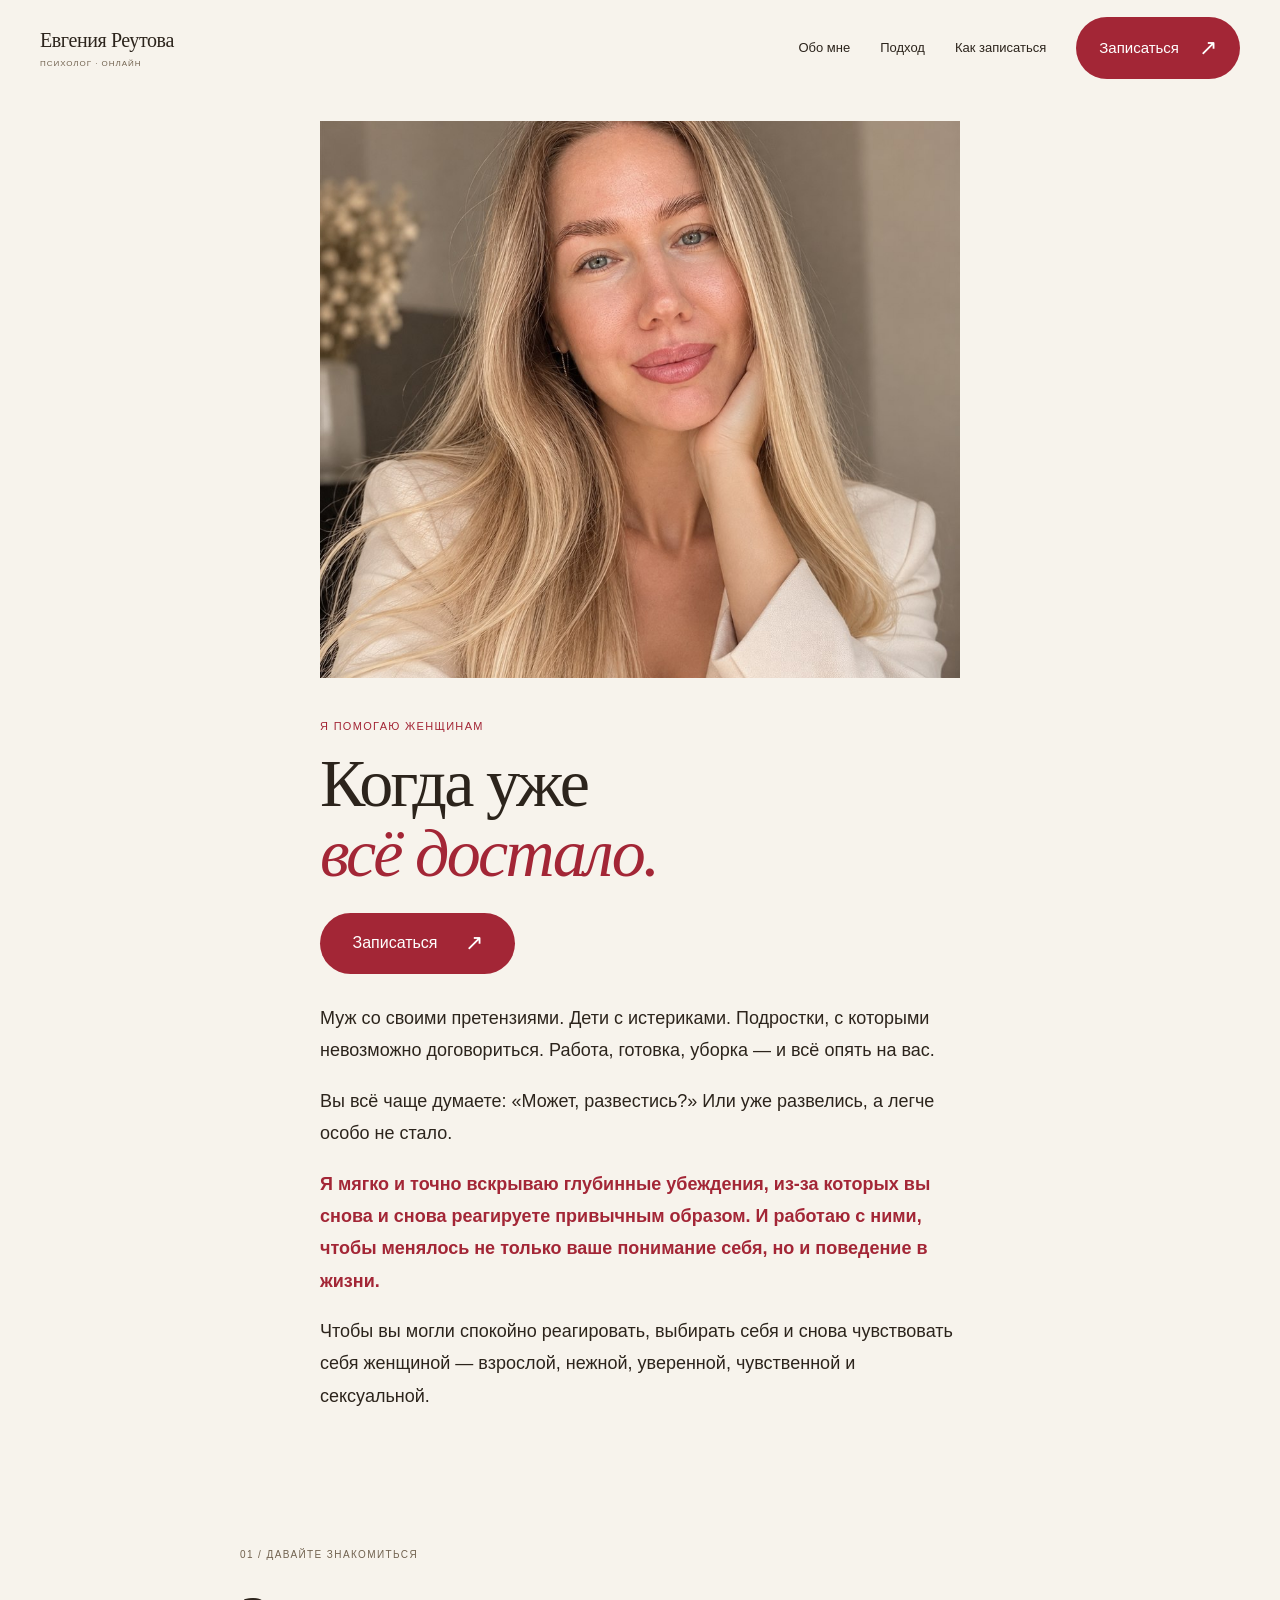
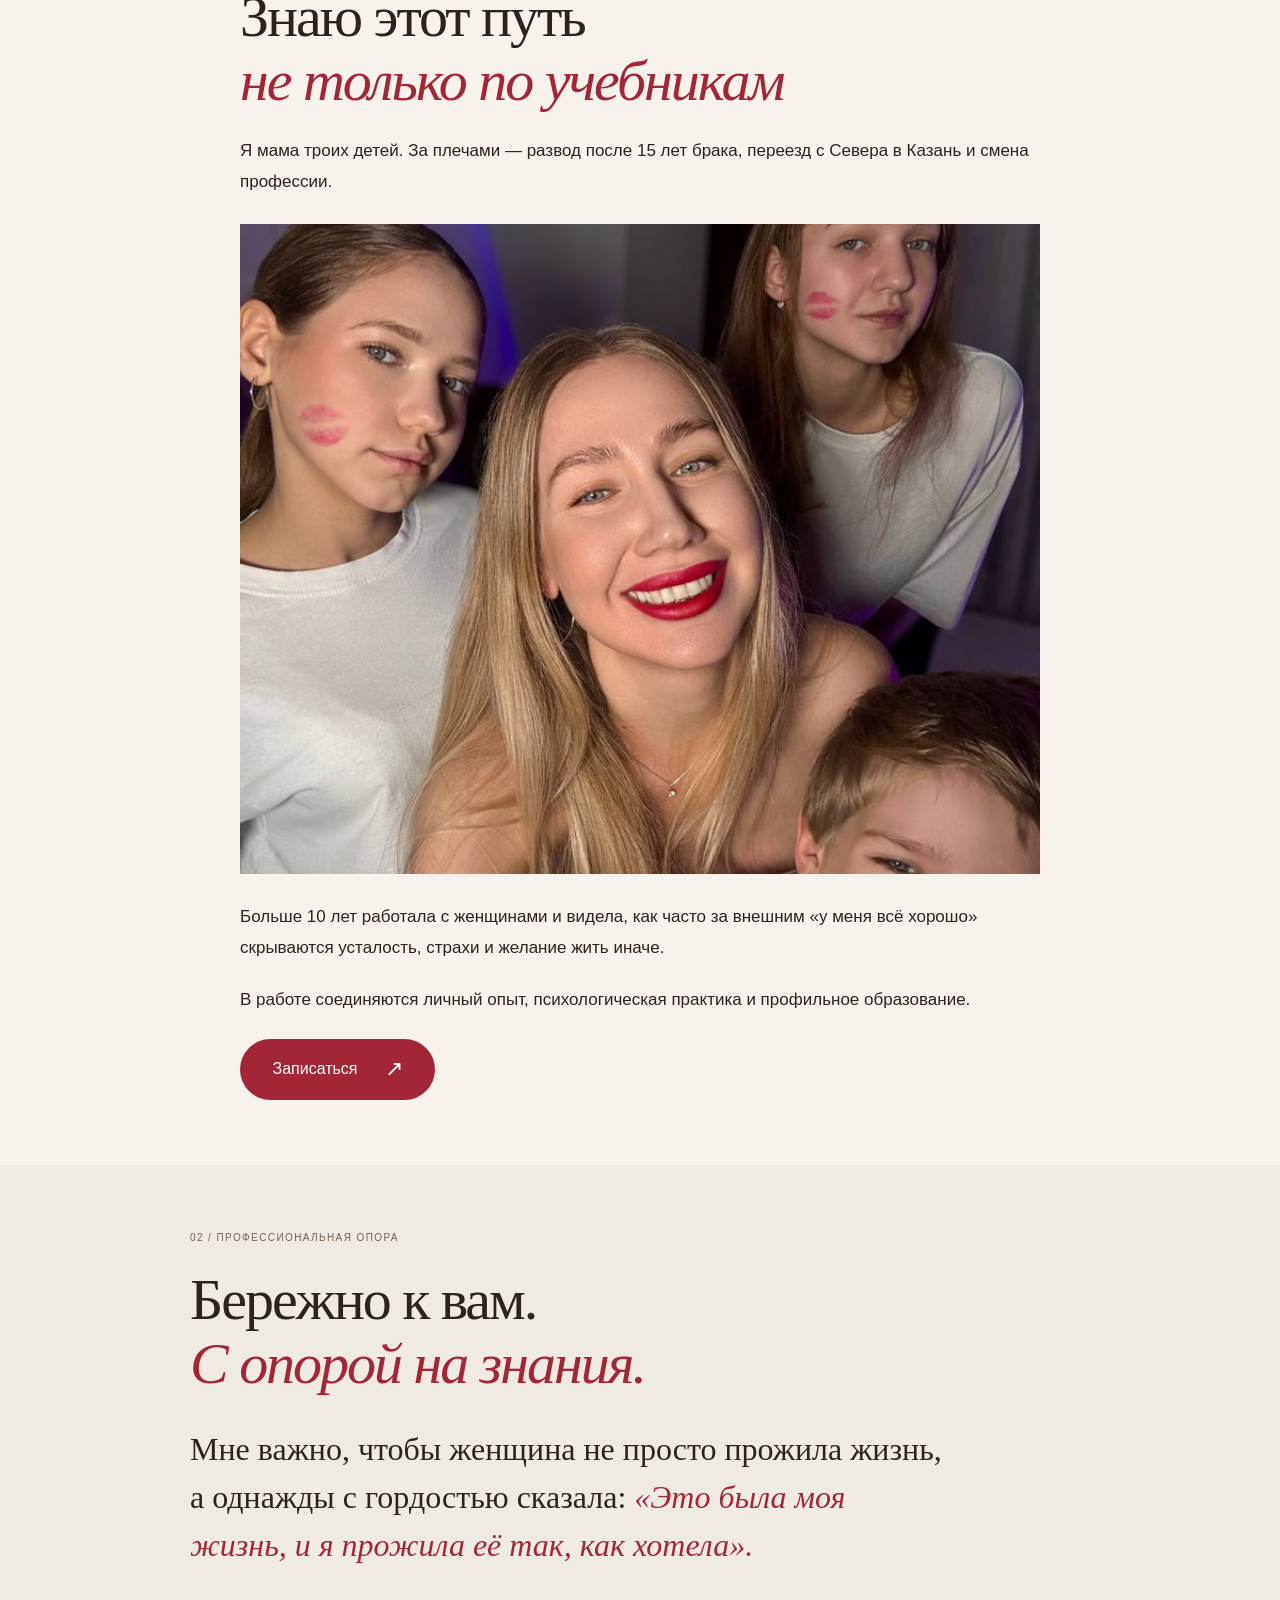
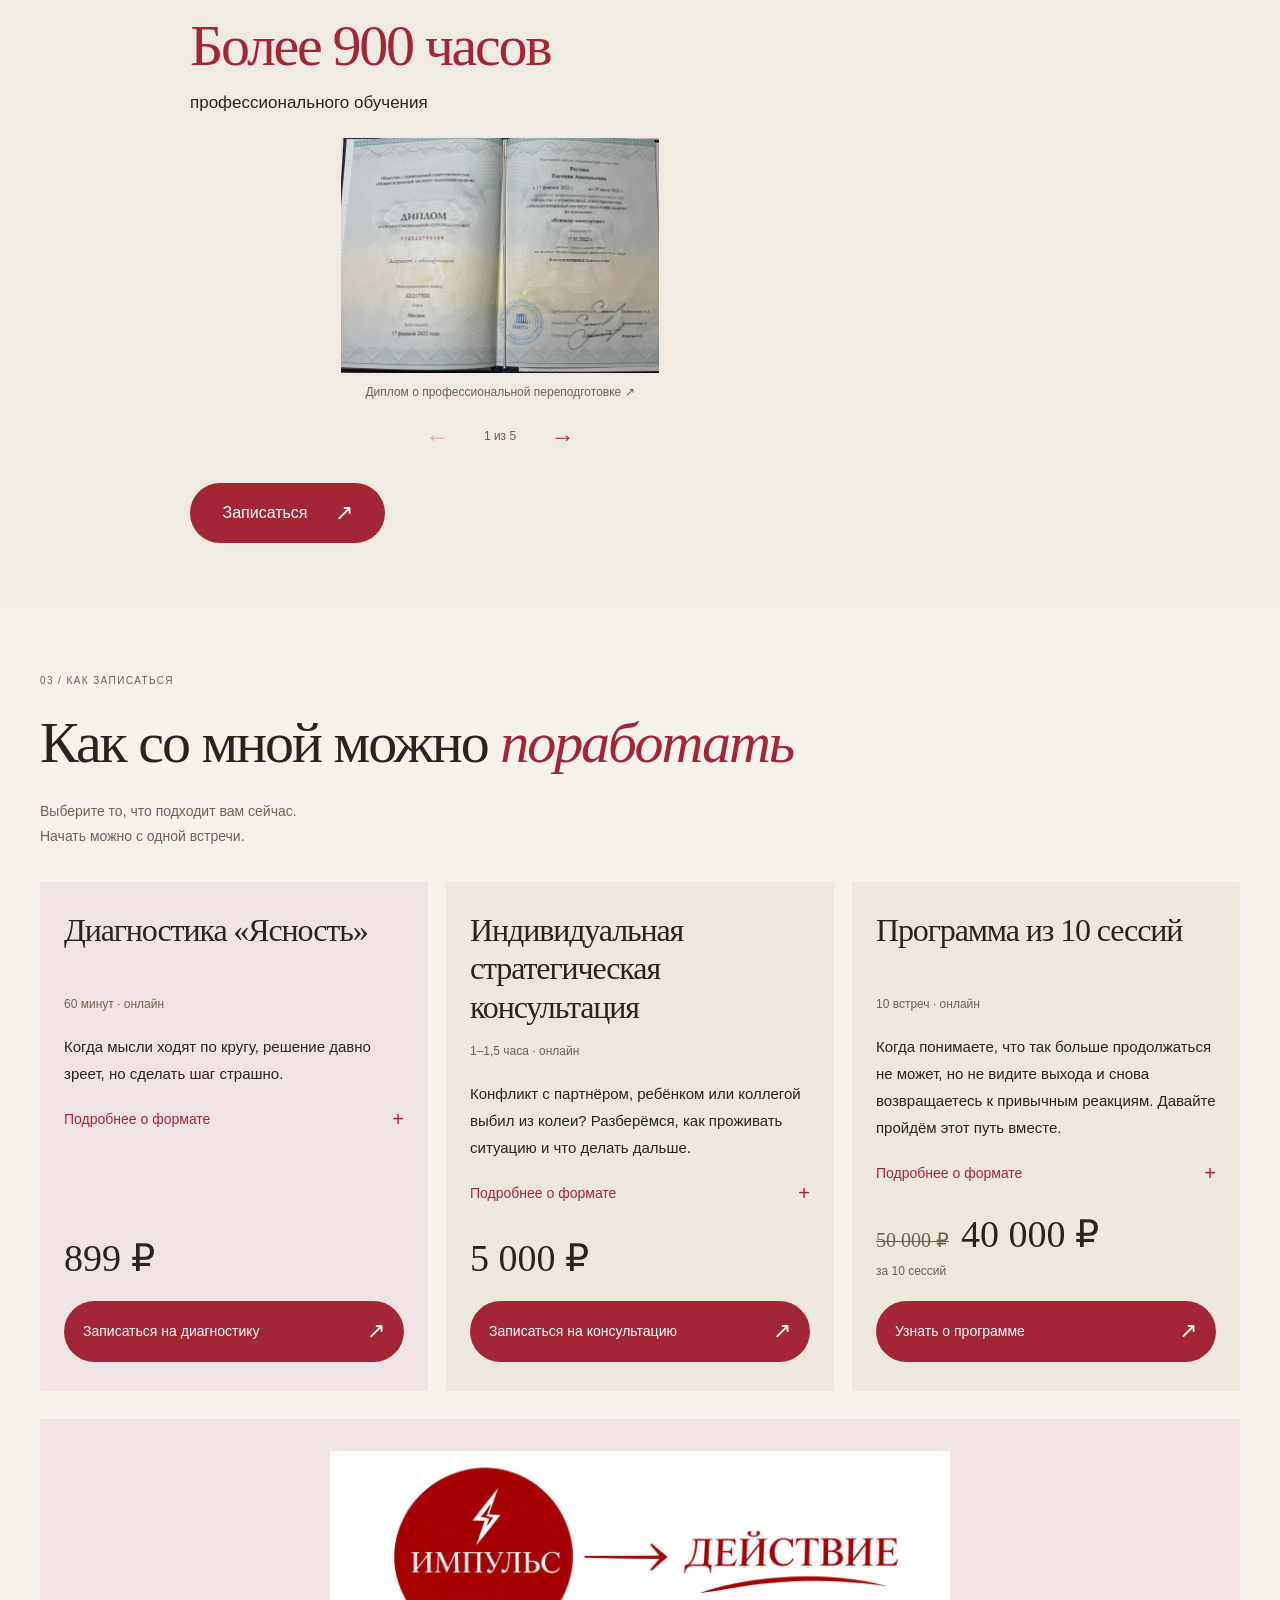
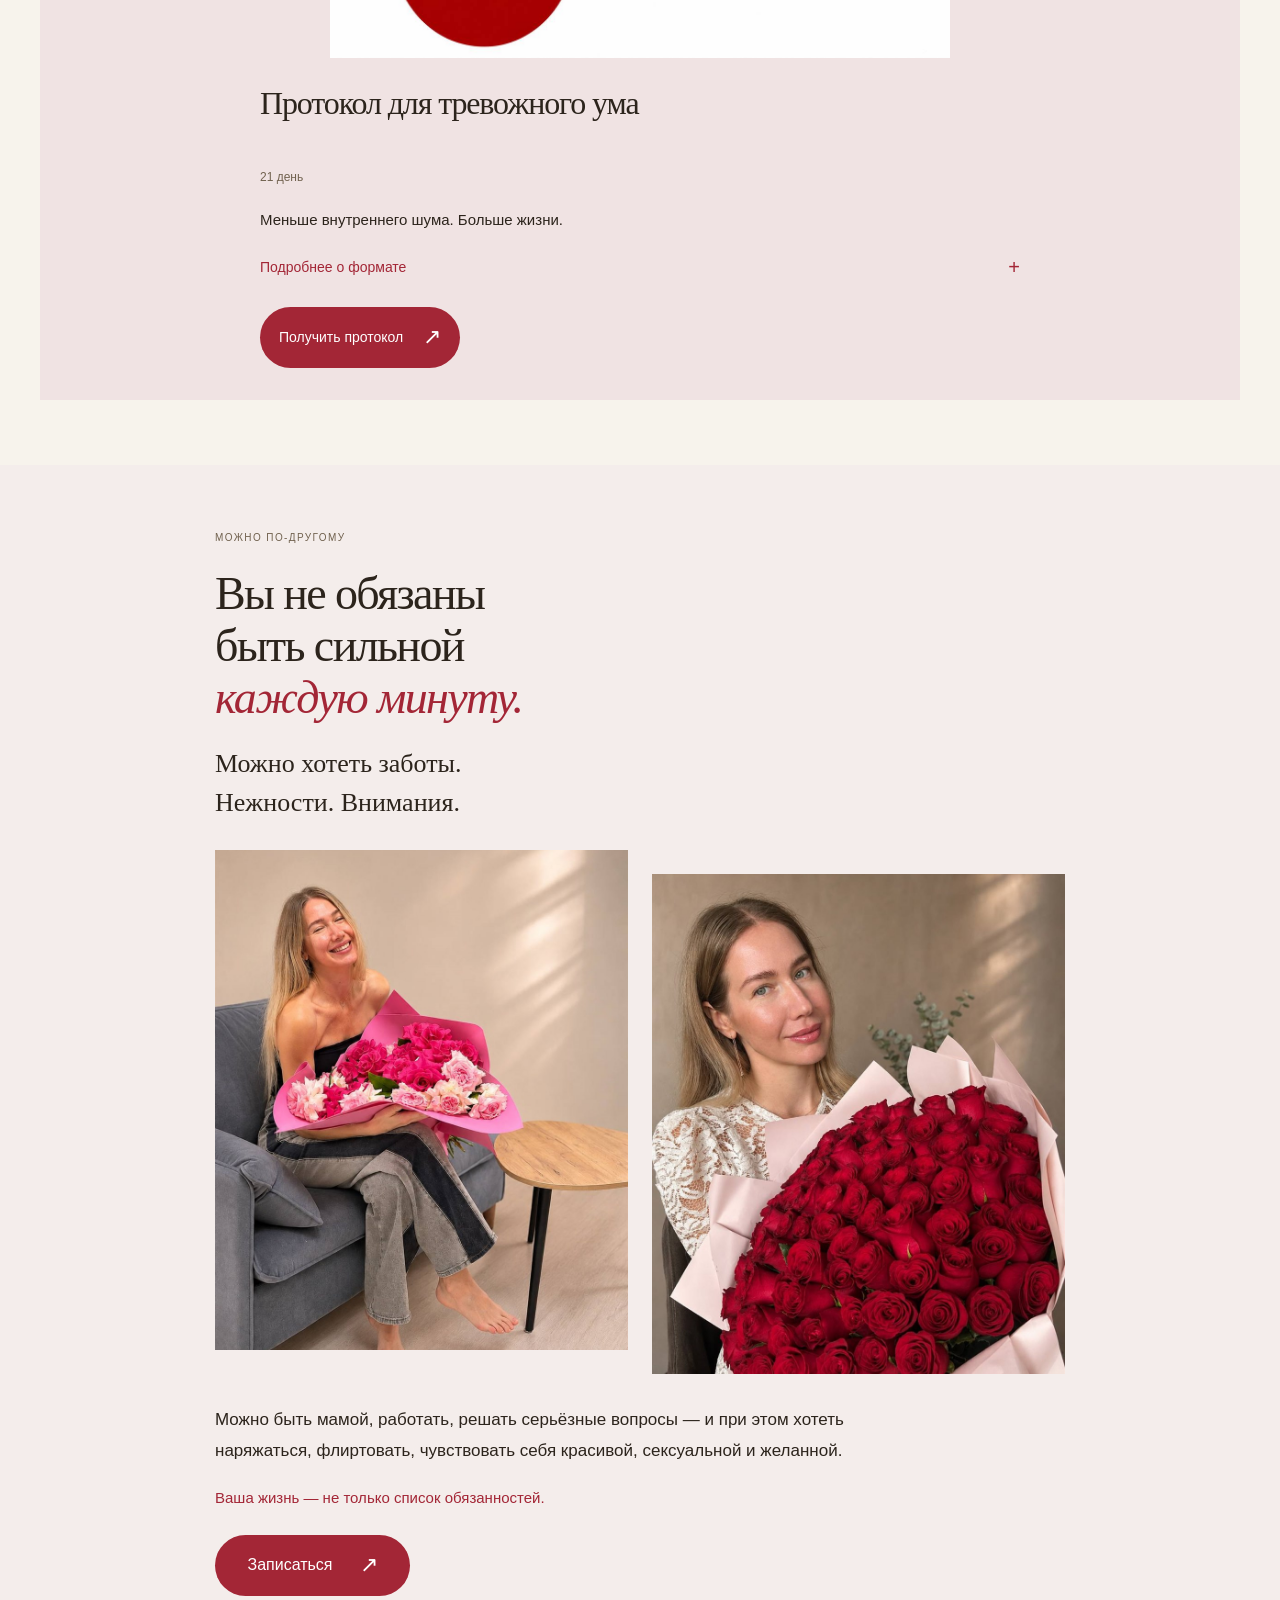
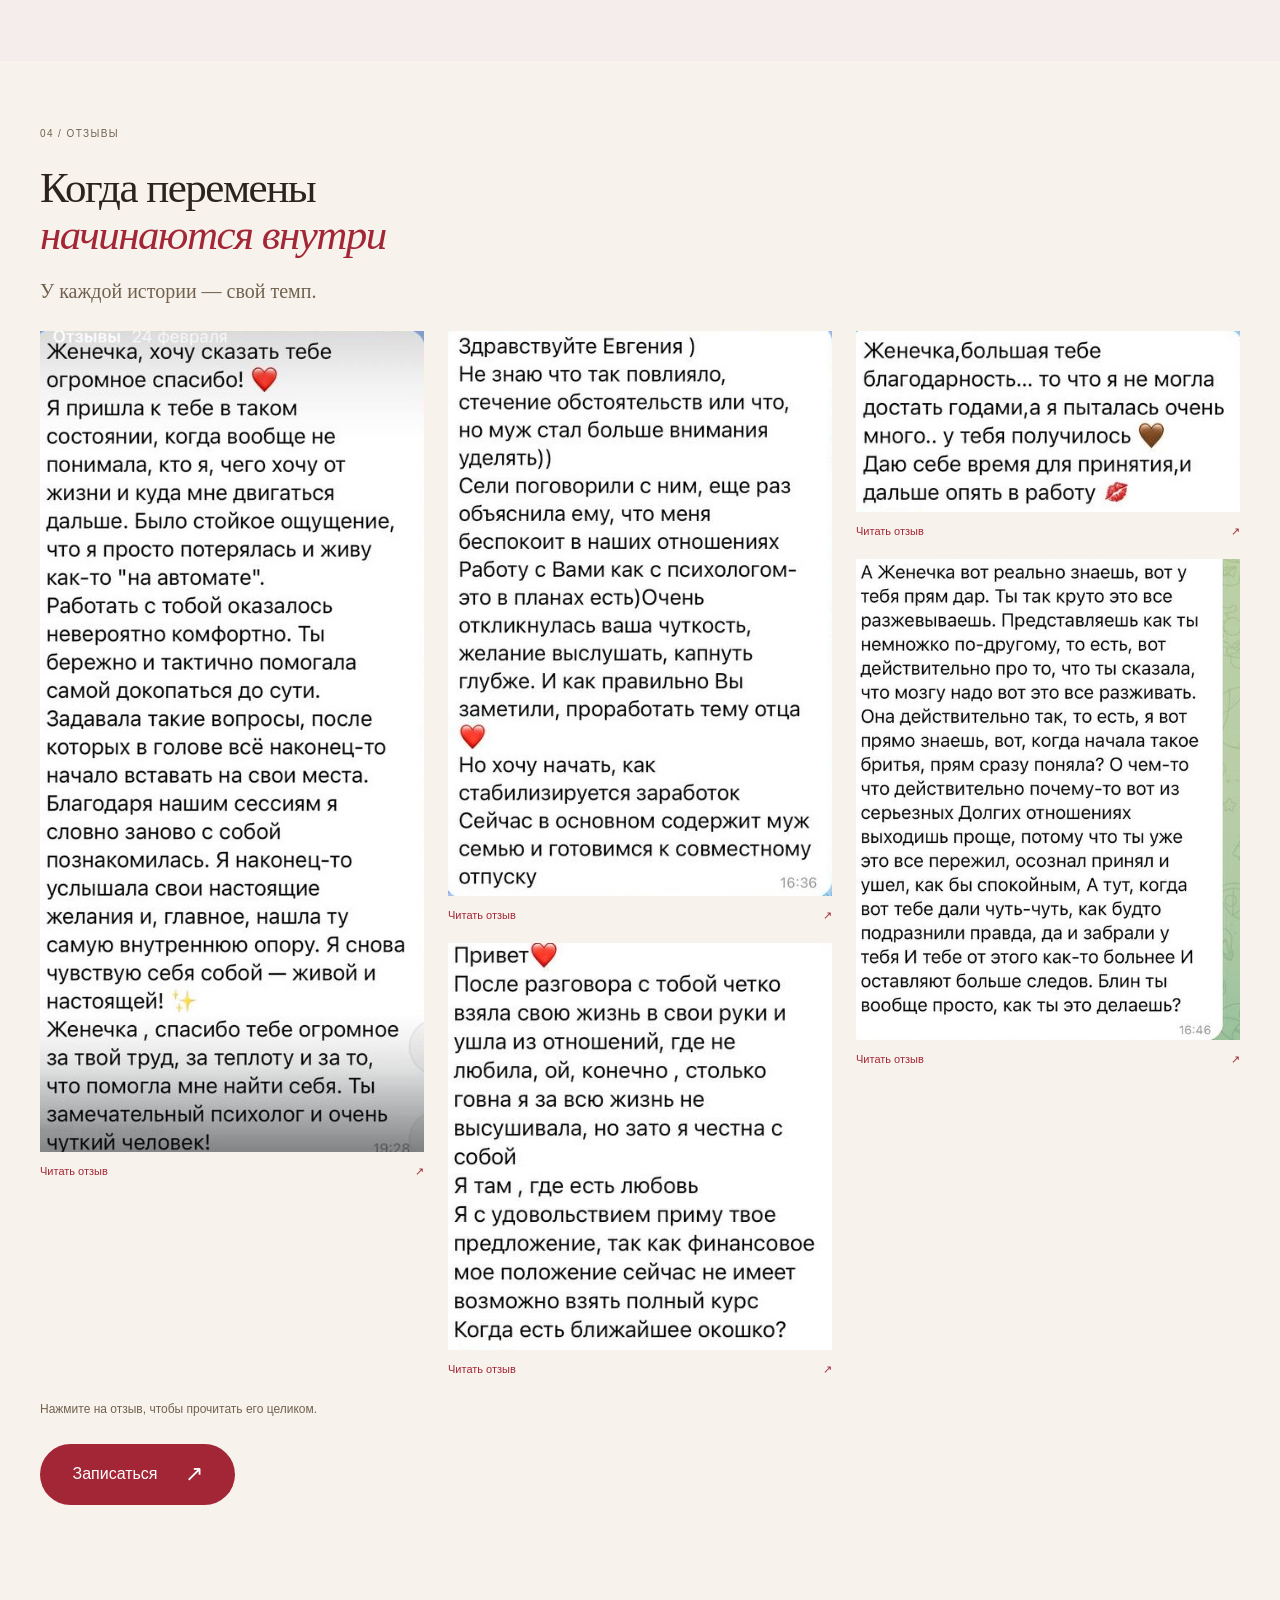
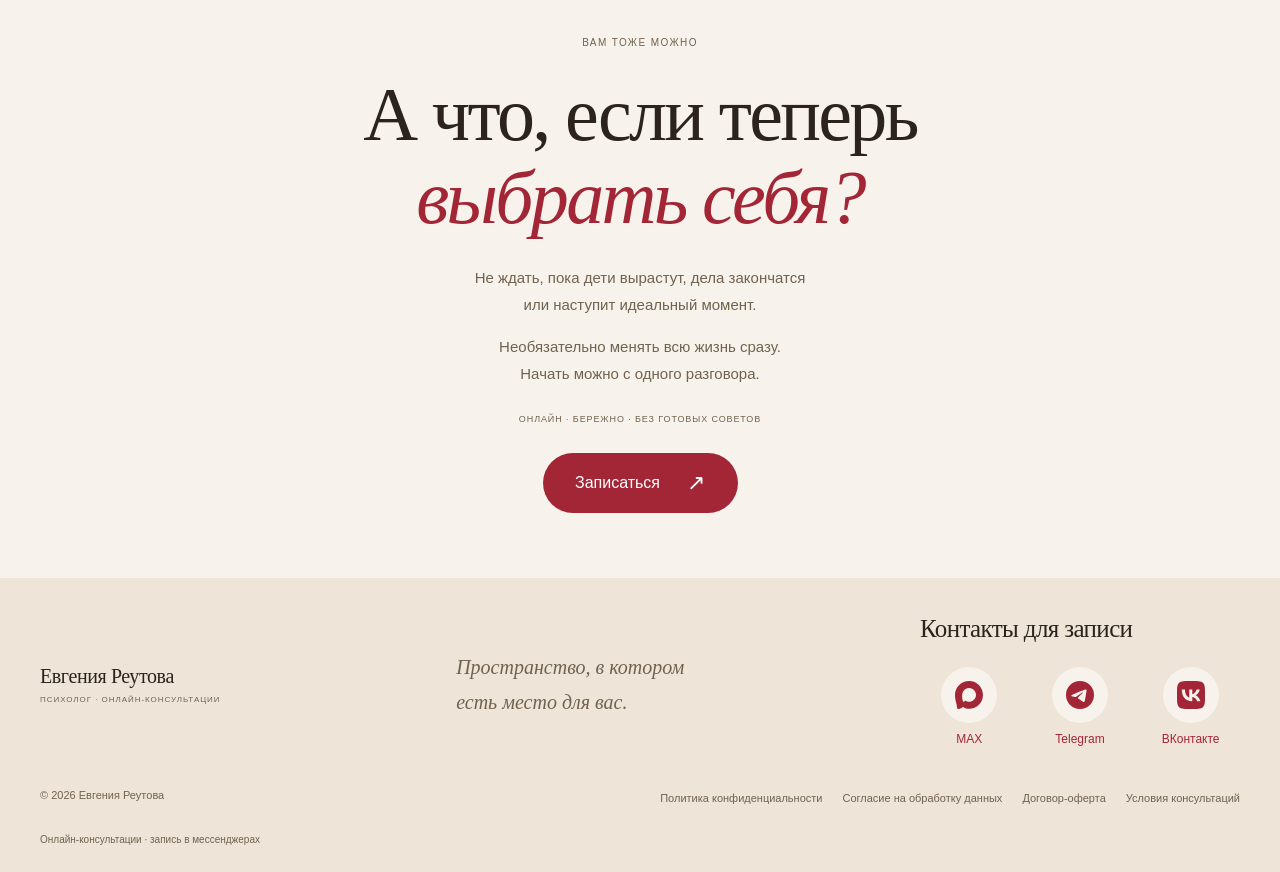
<file: index.html>
<!doctype html>
<html lang="ru">
<head>
  <meta charset="UTF-8">
  <meta name="viewport" content="width=device-width, initial-scale=1">
  <meta name="theme-color" content="#f7f3ec">
  <meta name="description" content="Евгения Реутова — психолог. Онлайн-консультации для женщин: тревога, отношения, сложные решения и контакт с собой. Диагностика «Ясность» — 899 ₽.">
  <meta name="robots" content="index, follow">
  <title>Евгения Реутова — пространство ясности и решимости</title>
  <link rel="icon" type="image/svg+xml" href="assets/favicon.svg">
  <link rel="preload" href="assets/evgeniya-portrait.jpg" as="image">
  <link rel="stylesheet" href="styles.css">
  <script src="content.js" defer></script>
  <script src="app.js" defer></script>
</head>
<body>
  <a class="skip-link" href="#main">Перейти к содержимому</a>
  <header class="site-header">
    <div class="header-inner wrap">
      <a class="brand" href="#home" aria-label="Евгения Реутова — в начало">
        
        <span class="brand-text">Евгения Реутова<small>ПСИХОЛОГ · ОНЛАЙН</small></span>
      </a>
      <button class="menu-toggle" aria-label="Открыть меню" aria-expanded="false" aria-controls="navigation"><span></span><span></span></button>
      <nav class="navigation" id="navigation" aria-label="Основная навигация">
        <a href="#about">Обо мне</a><a href="#approach">Подход</a><a href="#formats">Как записаться</a>
        <button class="header-book" data-book="clarity">Записаться <span aria-hidden="true">↗</span></button>
      </nav>
    </div>
  </header>
  <main id="main">
    <section class="hero hero-intro wrap" id="home" aria-labelledby="hero-title">
      <div class="hero-visual"><div class="portrait-frame"><img id="hero-portrait" src="assets/evgeniya-portrait.jpg" alt="Евгения Реутова, психолог" width="1000" height="1000" fetchpriority="high"></div></div>
      <div class="hero-copy">
        <p class="eyebrow">Я ПОМОГАЮ ЖЕНЩИНАМ</p>
        <h1 id="hero-title">Когда уже<br><em>всё достало.</em></h1>
        <div class="section-cta"><button class="button button-primary" data-book="clarity">Записаться <span aria-hidden="true">↗</span></button></div>
        <p>Муж со своими претензиями. Дети с истериками. Подростки, с которыми невозможно договориться. Работа, готовка, уборка — и всё опять на вас.</p>
        <p>Вы всё чаще думаете: «Может, развестись?» Или уже развелись, а легче особо не стало.</p>
        <p class="hero-statement"><strong>Я мягко и точно вскрываю глубинные убеждения, из-за которых вы снова и снова реагируете привычным образом. И работаю с ними, чтобы менялось не только ваше понимание себя, но и поведение в жизни.</strong></p>
        <p>Чтобы вы могли спокойно реагировать, выбирать себя и снова чувствовать себя женщиной — взрослой, нежной, уверенной, чувственной и сексуальной.</p>
      </div>
    </section>

    <section class="about section wrap" id="about" aria-labelledby="about-title">
      <p class="eyebrow">01 / ДАВАЙТЕ ЗНАКОМИТЬСЯ</p>
      <h2 id="about-title">Знаю этот путь<br><em>не только по учебникам</em></h2>
      <div class="about-copy">
        <p>Я мама троих детей. За плечами — развод после 15 лет брака, переезд с Севера в Казань и смена профессии.</p>
        <div id="family-photo"></div>
        <p>Больше 10 лет работала с женщинами и видела, как часто за внешним «у меня всё хорошо» скрываются усталость, страхи и желание жить иначе.</p>
        <p>В работе соединяются личный опыт, психологическая практика и профильное образование.</p>
      </div>
      <div class="section-cta"><button class="button button-primary" data-book="clarity">Записаться <span aria-hidden="true">↗</span></button></div>
    </section>

    <section class="approach section" id="approach" aria-labelledby="approach-title"><div class="wrap">
      <p class="eyebrow">02 / ПРОФЕССИОНАЛЬНАЯ ОПОРА</p>
      <h2 id="approach-title">Бережно к вам.<br><em>С опорой на знания.</em></h2>
      <p class="mission">Мне важно, чтобы женщина не просто прожила жизнь, а однажды с гордостью сказала: <em>«Это была моя жизнь, и я прожила её так, как хотела».</em></p>
      <p class="education-heading"><strong>Более 900 часов</strong><span>профессионального обучения</span></p>
      <div id="diplomas" class="diploma-gallery"></div>
      <div class="section-cta"><button class="button button-primary" data-book="clarity">Записаться <span aria-hidden="true">↗</span></button></div>
    </div></section>

    <section class="formats section wrap" id="formats" aria-labelledby="formats-title"><div class="formats-heading"><div><p class="eyebrow">03 / КАК ЗАПИСАТЬСЯ</p><h2 id="formats-title">Как со мной можно <em>поработать</em></h2></div><p>Выберите то, что подходит вам сейчас.<br>Начать можно с одной встречи.</p></div><div class="service-grid" id="services"></div><div id="protocol-content"></div></section>

    <section class="permission section" aria-labelledby="permission-title"><div class="wrap">
      <p class="eyebrow">МОЖНО ПО-ДРУГОМУ</p>
      <h2 id="permission-title">Вы не обязаны<br>быть сильной<br><em>каждую минуту.</em></h2>
      <p class="lead">Можно хотеть заботы.<br>Нежности. Внимания.</p>
      <div class="flower-gallery" id="flowers-photos"></div>
      <p class="permission-text">Можно быть мамой, работать, решать серьёзные вопросы — и при этом хотеть наряжаться, флиртовать, чувствовать себя красивой, сексуальной и желанной.</p>
      <p class="permission-final">Ваша жизнь — не только список обязанностей.</p>
      <div class="section-cta"><button class="button button-primary" data-book="clarity">Записаться <span aria-hidden="true">↗</span></button></div>
    </div></section>

    <section class="reviews section wrap" id="reviews" aria-labelledby="reviews-title"><div class="reviews-heading"><p class="eyebrow">04 / ОТЗЫВЫ</p><h2 id="reviews-title">Когда перемены<br><em>начинаются внутри</em></h2></div><p class="reviews-intro">У каждой истории — свой темп.</p><div id="reviews-content"></div><div class="section-cta"><button class="button button-primary" data-book="clarity">Записаться <span aria-hidden="true">↗</span></button></div></section>

    <section class="final-invite section wrap" aria-labelledby="final-title"><p class="eyebrow">ВАМ ТОЖЕ МОЖНО</p><h2 id="final-title">А что, если теперь<br><em>выбрать себя?</em></h2><p>Не ждать, пока дети вырастут, дела закончатся<br class="desktop-break"> или наступит идеальный момент.</p><p>Необязательно менять всю жизнь сразу.<br>Начать можно с одного разговора.</p><span class="final-note">ОНЛАЙН · БЕРЕЖНО · БЕЗ ГОТОВЫХ СОВЕТОВ</span><div class="section-cta"><button class="button button-primary" data-book="clarity">Записаться <span aria-hidden="true">↗</span></button></div></section>
  </main>

  <footer class="footer" id="contacts"><div class="wrap"><div class="footer-top"><a class="brand footer-brand" href="#home"><span class="brand-text">Евгения Реутова<small>ПСИХОЛОГ · ОНЛАЙН-КОНСУЛЬТАЦИИ</small></span></a><p>Пространство, в котором<br>есть место для вас.</p><div class="footer-contacts"><p class="footer-contacts-title">Контакты для записи</p><nav id="social-links" class="social-links" aria-label="Написать Евгении в мессенджере"></nav></div></div><div class="footer-bottom"><span>© <span id="year">2026</span> Евгения Реутова</span><div class="legal-links"><button data-legal="privacy">Политика конфиденциальности</button><button data-legal="consent">Согласие на обработку данных</button><button data-legal="offer">Договор-оферта</button><button data-legal="terms">Условия консультаций</button></div></div><p class="draft-note">Онлайн-консультации · запись в мессенджерах</p></div></footer>

  <dialog class="booking-dialog" id="booking-dialog" aria-labelledby="booking-title">
    <button class="dialog-close" aria-label="Закрыть окно">×</button>
    <div class="dialog-content">
      <p class="eyebrow">ПЕРВЫЙ ШАГ — ЗНАКОМСТВО</p>
      <h2 id="booking-title">Начнём с одного<br><em>разговора</em></h2>
      <p class="service-field-label" id="service-choice-label">Формат встречи</p>
      <div class="service-picker" id="service-picker">
        <button type="button" class="service-select" id="service-choice" role="combobox" aria-haspopup="listbox" aria-expanded="false" aria-controls="service-options" aria-labelledby="service-choice-label service-choice-value">
          <span id="service-choice-value"></span>
          <svg viewBox="0 0 20 20" aria-hidden="true" focusable="false"><path d="m5 7.5 5 5 5-5"/></svg>
        </button>
        <div class="service-options" id="service-options" role="listbox" aria-labelledby="service-choice-label" hidden></div>
      </div>
      <div class="booking-summary"><span id="booking-meta"></span><strong id="booking-price"></strong></div>
      <p id="booking-description"></p>
      <div class="booking-payment" id="booking-payment" hidden></div>
      <div class="booking-next" id="booking-next"></div>
    </div>
  </dialog>
  <dialog class="info-dialog" id="info-dialog" aria-labelledby="info-title"><button class="dialog-close" aria-label="Закрыть окно">×</button><div class="dialog-content"><p class="eyebrow">ИНФОРМАЦИЯ</p><h2 id="info-title"></h2><p id="info-text"></p></div></dialog>
  <dialog class="protocol-dialog info-dialog" id="protocol-dialog" aria-labelledby="protocol-title"><button class="dialog-close" aria-label="Закрыть окно">×</button><div class="dialog-content"><p class="eyebrow">ПРАКТИКА НА 21 ДЕНЬ</p><h2 id="protocol-title">Протокол для тревожного ума</h2><p>Меньше внутреннего шума. Больше жизни.</p><div id="protocol-next" class="booking-next"></div></div></dialog>
  <dialog class="image-dialog" id="image-dialog" aria-labelledby="gallery-caption"><button class="dialog-close" aria-label="Закрыть изображение">×</button><div class="image-dialog-controls"><button id="gallery-prev" aria-label="Предыдущее изображение">←</button><p id="gallery-caption"></p><button id="gallery-zoom" aria-label="Увеличить изображение" aria-pressed="false">＋</button><button id="gallery-next" aria-label="Следующее изображение">→</button></div><div class="image-viewer" id="image-viewer"><img id="enlarged-image" alt=""></div></dialog>
  <noscript><p class="noscript-note">Для просмотра форматов работы и открытия записи включите JavaScript в настройках браузера.</p></noscript>
</body>
</html>
</file>
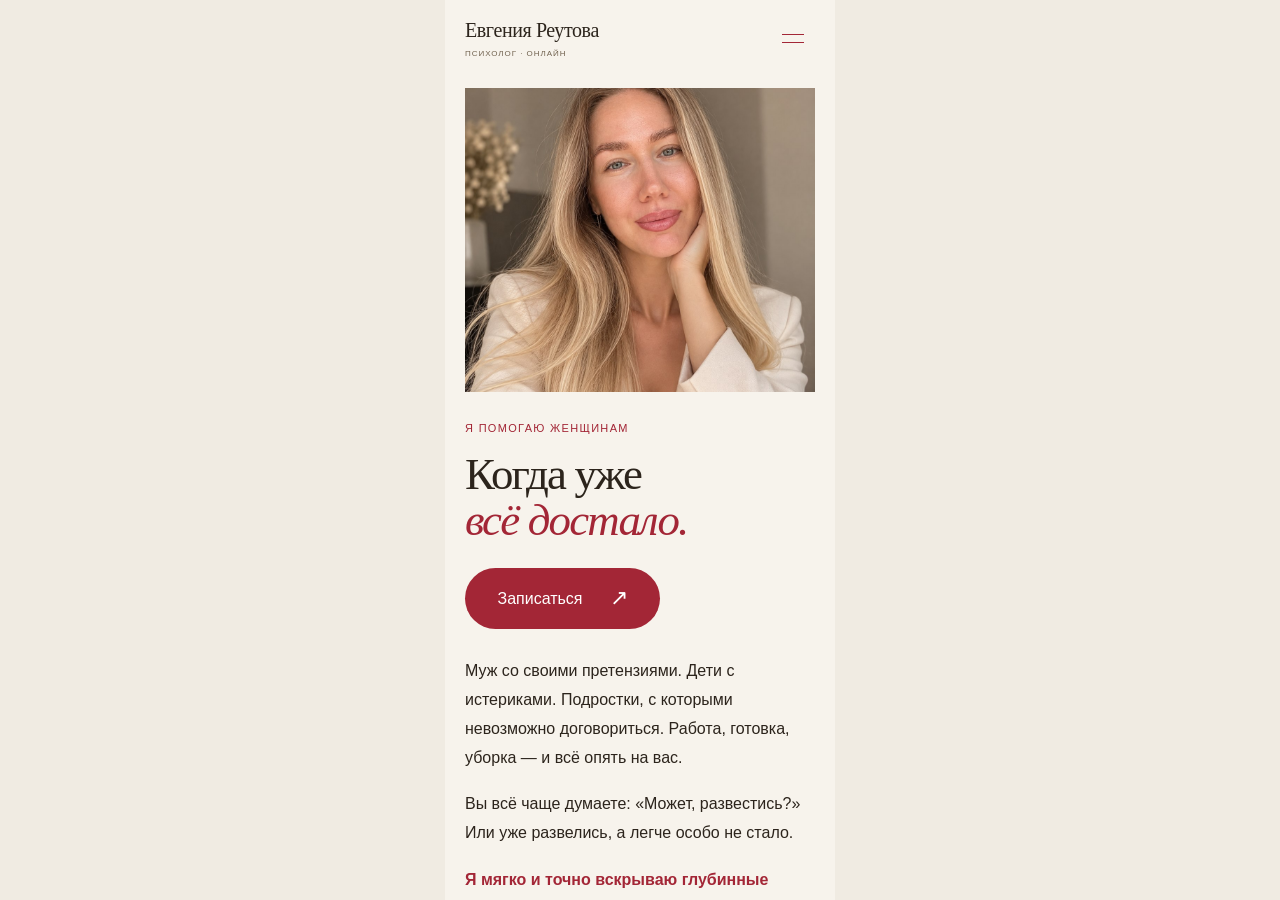
<file: mobile.html>
<!doctype html>
<html lang="ru">
<head>
  <meta charset="utf-8">
  <meta name="viewport" content="width=device-width, initial-scale=1">
  <meta name="robots" content="noindex, nofollow">
  <meta name="theme-color" content="#f0ebe2">
  <title>Мобильная версия — Евгения Реутова</title>
  <link rel="icon" href="assets/favicon.svg" type="image/svg+xml">
  <style>
    * { box-sizing: border-box; }
    html, body { margin: 0; width: 100%; height: 100%; overflow: hidden; }
    body { display: flex; justify-content: center; background: #f0ebe2; }
    iframe { display: block; flex: 0 1 390px; width: 390px; max-width: 100%; height: 100%; height: 100dvh; border: 0; background: #f7f3ec; }
  </style>
</head>
<body>
  <iframe src="./#home" title="Мобильная версия сайта Евгении Реутовой"></iframe>
</body>
</html>
</file>
<file: styles.css>
@charset "UTF-8";
:root {
  --paper: #f7f3ec; --white: #fffcf7; --sand: #f0ebe2; --rose: #f4edeb;
  --ink: #2c241c; --muted: #71624f; --accent: #a32636; --accent-dark: #841c2a;
  --serif: Georgia, 'Times New Roman', serif; --sans: Arial, Helvetica, sans-serif;
}
* { box-sizing: border-box; }
html { scroll-behavior: smooth; scroll-padding-top: 95px; }
body { margin: 0; background: var(--paper); color: var(--ink); font: 16px/1.75 var(--sans); -webkit-font-smoothing: antialiased; }
body.dialog-open { overflow: hidden; }
button, select { font: inherit; color: inherit; }
button, a, select { -webkit-tap-highlight-color: transparent; }
button { cursor: pointer; border: 0; }
button:disabled { cursor: default; }
a { color: inherit; text-decoration: none; }
img { display: block; max-width: 100%; height: auto; }
h1, h2, h3, p { margin: 0; }
h1, h2, h3 { font-family: var(--serif); font-weight: 400; letter-spacing: -.035em; }
h1, h2 { line-height: 1.1; }
h2 { font-size: clamp(34px, 5vw, 58px); }
h3 { line-height: 1.2; overflow-wrap: anywhere; }
em { font-weight: 400; font-family: var(--serif); color: var(--accent); }
:focus-visible { outline: 2px solid var(--accent); outline-offset: 5px; }
::selection { background: #d7acc0; }
.wrap { width: calc(100% - 40px); max-width: 1200px; margin-inline: auto; }
.section { padding-block: 46px; }
.eyebrow { color: var(--muted); font-size: 10px; letter-spacing: .14em; line-height: 1.6; margin-bottom: 22px; }
.lead { font-size: 22px; line-height: 1.5; font-family: var(--serif); }
.button { display: inline-flex; align-items: center; justify-content: center; gap: 27px; min-height: 56px; padding: 15px 27px; border: 0; border-radius: 999px; font: 16px/1.4 var(--sans); transition: background .2s, transform .2s; }
.button > span:last-child { font-size: 22px; }
.button-primary { color: #fff; background: var(--accent); }
.button-primary:hover { background: var(--accent-dark); transform: translateY(-2px); }
.button-secondary { color: #fff; background: var(--accent); }
.button-secondary:hover { background: var(--accent-dark); }
.section-cta { margin: 24px auto 0; width: calc(100% - 40px); max-width: 1200px; }
.wrap > .section-cta, .hero-copy > .section-cta { width: 100%; }
.section-cta .button { min-width: 195px; }
.skip-link { position: fixed; top: -100px; left: 20px; padding: 12px 20px; background: var(--white); z-index: 50; }
.skip-link:focus { top: 12px; }
.site-header { position: sticky; top: 0; z-index: 20; height: 76px; background: var(--paper); }
.header-inner { height: 100%; display: flex; align-items: center; justify-content: space-between; gap: 20px; }
.brand { flex-shrink: 0; }
.brand-text { display: block; font-family: var(--serif); font-size: 20px; letter-spacing: -.02em; line-height: 1.3; }
.brand-text small { display: block; margin-top: 5px; font: 8px/1.4 var(--sans); letter-spacing: .12em; color: var(--muted); }
.menu-toggle { display: flex; flex-direction: column; justify-content: center; gap: 7px; width: 44px; height: 44px; padding: 11px; background: transparent; border-radius: 50%; }
.menu-toggle span { width: 22px; height: 1px; background: var(--accent); transition: transform .2s; }
.menu-toggle[aria-expanded=true] span:first-child { transform: translateY(4px) rotate(45deg); }
.menu-toggle[aria-expanded=true] span:last-child { transform: translateY(-4px) rotate(-45deg); }
.navigation { display: none; position: absolute; top: 76px; left: 0; right: 0; background: var(--paper); padding: 12px 24px 26px; flex-direction: column; gap: 2px; }
.navigation.is-open { display: flex; }
.navigation > a { padding-block: 12px; font-size: 15px; }
.navigation > a:hover { color: var(--accent); }
.header-book { display: inline-flex; align-items: center; justify-content: space-between; gap: 20px; background: var(--accent); color: #fff; padding: 12px 23px; border-radius: 999px; margin-top: 10px; font-size: 16px; }
.header-book > span { font-size: 22px; }
.hero { padding-top: 12px; padding-bottom: 60px; }
.hero-visual, .hero-copy { max-width: 640px; margin-inline: auto; }
.portrait-frame { width: 100%; aspect-ratio: 1.15; overflow: hidden; border-radius: 0; }
.portrait-frame img { width: 100%; height: 100%; object-fit: cover; object-position: center 39%; }
.hero-copy { margin-top: 28px; }
.hero-copy .eyebrow { color: var(--accent); font-size: 11px; letter-spacing: .12em; margin-bottom: 13px; }
.hero h1 { font-size: clamp(43px, 11.5vw, 68px); letter-spacing: -.04em; line-height: 1.03; margin-bottom: 25px; }
.hero-copy > p:not(.eyebrow) { font-size: 16px; line-height: 1.8; margin-top: 18px; }
.hero-copy .hero-statement { color: var(--accent); }
.hero-copy > .section-cta { margin-top: 0; margin-bottom: 28px; }
.hero-statement strong { font-weight: 600; }
.formats { padding-top: 58px; }
.formats-heading > p { color: var(--muted); font-size: 14px; margin-top: 24px; }
.service-grid { display: grid; grid-template-columns: 1fr; gap: 24px; margin-top: 34px; }
.service-card { display: flex; flex-direction: column; background: #eee7dc; padding: 24px 23px; border: 0; }
.service-card:first-child { background: #f0e3e3; }
.service-label { display: flex; align-items: center; justify-content: space-between; gap: 10px; color: var(--muted); font-size: 10px; letter-spacing: .03em; margin-bottom: 22px; }
.service-label span { color: var(--accent); }
.service-card h3 { font-size: 32px; }
.service-meta { color: var(--muted); font-size: 12px; margin-top: 15px; }
.service-description { font-size: 15px; line-height: 1.8; margin-top: 18px; }
.service-result { color: var(--muted); font-size: 14px; line-height: 1.85; margin-top: 15px; }
.service-details { font-size: 14px; color: var(--muted); margin: 14px 0 20px; }
.service-details summary { cursor: pointer; list-style: none; color: var(--accent); display: flex; justify-content: space-between; gap: 18px; padding-block: 6px; }
.service-details summary::after { content: '+'; font-size: 20px; line-height: 1.2; }
.service-details[open] summary::after { content: '−'; }
.service-details summary::-webkit-details-marker { display: none; }
.service-details p { padding-top: 12px; line-height: 1.8; white-space: pre-line; }
.service-bottom { margin-top: auto; }
.service-price { display: flex; flex-wrap: wrap; align-items: baseline; gap: 5px 12px; font-family: var(--serif); font-size: 38px; margin-bottom: 20px; line-height: 1.2; }
.old-price { font: 20px/1.4 var(--serif); color: var(--muted); text-decoration-thickness: 1px; }
.price-note { flex-basis: 100%; display: block; font: 12px/1.6 var(--sans); color: var(--muted); }
.service-price.pending { font: 13px/1.8 var(--sans); color: var(--muted); min-height: 45px; display: flex; align-items: center; }
.service-card .button { width: 100%; padding-inline: 19px; font-size: 14px; gap: 14px; justify-content: space-between; }
.protocol-card { margin-top: 28px; background: #f0e6e1; padding: 24px 23px; }
.protocol-cover { width: 100%; max-width: 620px; margin: 0 auto 22px; }
.protocol-copy h3 { min-height: 0; }
.protocol-details ul { padding-left: 18px; margin: 16px 0 0; font-size: 14px; line-height: 1.8; }
.protocol-copy li + li { margin-top: 10px; }
.protocol-copy .button { margin-top: 0; width: 100%; font-size: 15px; gap: 20px; }
.protocol-details { margin-top: 16px; margin-bottom: 22px; }
.about { max-width: 800px; }
.about h2 { margin-bottom: 22px; }
.about-copy > p { font-size: 16px; line-height: 1.85; margin-top: 20px; }
.about-copy > .lead { font-size: 23px; line-height: 1.5; margin-top: 0; }
#family-photo { margin-top: 26px; margin-bottom: 27px; }
#family-photo img { width: 100%; max-height: 650px; object-fit: cover; object-position: center 42%; }
.approach { background: var(--sand); }
.approach > .wrap { max-width: 900px; }
.mission { font-family: var(--serif); font-size: 25px; line-height: 1.5; margin-top: 30px; }
.education-heading { margin-top: 44px; line-height: 1.2; }
.education-heading strong { font: 43px/1.15 var(--serif); letter-spacing: -.04em; color: var(--accent); display: block; }
.education-heading > span { display: block; font: 17px/1.6 var(--sans); margin-top: 9px; }
.diploma-gallery { margin-top: 22px; max-width: 620px; }
.diploma-track { display: grid; grid-auto-flow: column; grid-auto-columns: 100%; column-gap: 16px; overflow-x: auto; scroll-snap-type: x mandatory; scrollbar-width: none; }
.diploma-track::-webkit-scrollbar { display: none; }
.diploma-track > .diploma-button { min-width: 0; scroll-snap-align: start; }
.diploma-button { padding: 0; background: transparent; text-align: left; }
.diploma-button img { width: 100%; height: 185px; object-fit: contain; object-position: center; }
.diploma-button > span { display: block; color: var(--muted); font-size: 11px; line-height: 1.6; margin-top: 10px; text-align: center; }
.diploma-controls { display: flex; align-items: center; justify-content: center; gap: 18px; margin-top: 12px; }
.diploma-controls button { width: 44px; height: 44px; background: transparent; color: var(--accent); font-size: 24px; }
.diploma-controls button:disabled { opacity: .3; }
.diploma-controls p { font-size: 12px; color: var(--muted); min-width: 45px; text-align: center; }
.permission { background: var(--rose); }
.permission > .wrap { max-width: 850px; }
.permission h2 { font-size: clamp(31px, 7.5vw, 46px); line-height: 1.13; }
.permission .lead { font-size: 22px; margin-top: 20px; }
.flower-gallery { display: grid; grid-template-columns: repeat(2, minmax(0, 1fr)); gap: 12px; margin-top: 28px; }
.flower-gallery img { width: 100%; aspect-ratio: .72; object-fit: cover; object-position: center; }
.flower-gallery img:last-child { margin-top: 24px; }
.permission-text { margin-top: 30px; font-size: 15px; line-height: 1.85; }
.permission-final { margin-top: 18px; color: var(--accent); font-size: 15px; }
.steps { background: var(--sand); }
.steps-list { padding: 0; margin: 36px 0 0; list-style: none; }
.steps-list li { display: flex; gap: 20px; padding: 18px 0; }
.steps-list li > span { font: italic 30px/1.2 var(--serif); color: var(--accent); }
.steps-list h3 { font-size: 25px; }
.steps-list p { margin-top: 10px; font-size: 14px; line-height: 1.8; color: var(--muted); }
.reviews { display: block; }
.reviews h2 { font-size: clamp(31px, 7vw, 43px); }
.reviews-intro { font-family: var(--serif); font-size: 20px; margin-top: 16px; color: var(--muted); }
.review-photo-grid { columns: 2; column-gap: 15px; margin-top: 22px; }
.review-photo { display: block; width: 100%; margin: 0 0 18px; padding: 0; background: transparent; text-align: left; break-inside: avoid; }
.review-photo img { width: 100%; height: auto; }
.review-photo > span { display: flex; justify-content: space-between; gap: 10px; font-size: 11px; color: var(--accent); margin-top: 10px; }
.gallery-hint { font-size: 12px; color: var(--muted); margin-top: 20px; }
.reviews-empty { padding-block: 30px; color: var(--muted); }
.reviews-empty h3 { font-size: 25px; }
.reviews-empty p { margin-top: 15px; font-size: 14px; }
.reviews-empty > span { display: none; }
.faq { background: #f0e9df; }
.faq-list { margin-top: 30px; }
.faq-intro { font-size: 14px; color: var(--muted); margin-top: 25px; }
.faq-list details { padding-block: 5px; }
.faq-list summary { font-size: 15px; line-height: 1.6; padding: 18px 32px 18px 0; cursor: pointer; list-style: none; position: relative; }
.faq-list summary::-webkit-details-marker { display: none; }
.faq-list summary::after { content: '+'; position: absolute; top: 50%; right: 0; transform: translateY(-50%); font-size: 24px; color: var(--accent); }
.faq-list details[open] summary::after { content: '−'; }
.faq-list details p { color: var(--muted); font-size: 14px; line-height: 1.85; padding: 0 12px 18px 0; }
.final-invite { text-align: center; }
.final-invite h2 { font-size: clamp(43px, 9vw, 76px); }
.final-invite > p:not(.eyebrow) { margin-top: 24px; font-size: 15px; color: var(--muted); line-height: 1.8; }
.final-invite > p:not(.eyebrow) + p { margin-top: 15px; }
.final-note { display: block; font-size: 9px; letter-spacing: .1em; margin-top: 25px; color: var(--muted); }
.final-invite .section-cta { margin-top: 25px; }
.footer { background: #eee5d8; padding-block: 35px 24px; }
.footer-top { display: flex; flex-direction: column; gap: 25px; }
.footer-top > p { font-family: var(--serif); font-size: 20px; font-style: italic; color: var(--muted); }
.footer-contacts { width: 100%; max-width: 320px; }
.footer-contacts-title { font: 25px/1.25 var(--serif); letter-spacing: -.025em; margin-bottom: 14px; }
.social-links { display: grid; grid-template-columns: repeat(3, minmax(0, 1fr)); gap: 12px; color: var(--accent); }
.social-link { display: flex; flex-direction: column; align-items: center; gap: 8px; min-width: 0; min-height: 90px; padding: 8px 4px; background: transparent; color: inherit; font: 12px/1.4 var(--sans); text-align: center; border-radius: 14px; }
.social-icon { display: grid; place-items: center; width: 56px; height: 56px; border-radius: 50%; background: var(--paper); transition: background .2s, color .2s; }
.social-icon svg { width: 28px; height: 28px; fill: currentColor; }
a.social-link:hover .social-icon, a.social-link:focus-visible .social-icon { color: var(--white); background: var(--accent); }
.social-link:disabled { opacity: .4; }
.footer-bottom { margin-top: 30px; font-size: 11px; color: var(--muted); }
.legal-links { display: flex; flex-wrap: wrap; gap: 8px 20px; margin-top: 17px; }
.legal-links button { padding: 3px 0; background: none; font-size: 11px; color: var(--muted); text-align: left; }
.legal-links button:hover { text-decoration: underline; }
.draft-note { margin-top: 20px; font-size: 10px; color: var(--muted); }
dialog { padding: 0; background: var(--paper); color: var(--ink); border: 0; max-width: calc(100vw - 28px); max-height: calc(100dvh - 32px); }
dialog::backdrop { background: #2c182664; backdrop-filter: blur(5px); }
.booking-dialog, .info-dialog { width: 540px; }
.dialog-content { padding: 46px 25px 30px; }
.dialog-content h2 { font-size: 35px; line-height: 1.1; margin-bottom: 28px; }
.dialog-content .eyebrow { font-size: 9px; }
.dialog-close { position: absolute; top: 10px; right: 10px; z-index: 2; background: var(--paper); width: 38px; height: 38px; border-radius: 50%; font: 29px/1 var(--sans); color: var(--accent); }
.dialog-content label { display: block; margin-bottom: 10px; font-size: 12px; color: var(--muted); }
.service-field-label { display: block; margin-bottom: 10px; font-size: 12px; color: var(--muted); }
.service-picker { width: 100%; min-width: 0; }
.service-select { display: flex; align-items: center; justify-content: space-between; gap: 14px; width: 100%; min-width: 0; min-height: 60px; padding: 15px 16px; background: var(--white); color: var(--ink); border: 1px solid #ded3c8; border-radius: 12px; text-align: left; font: 14px/1.5 var(--sans); }
#service-choice-value { display: block; min-width: 0; overflow-wrap: anywhere; white-space: normal; }
.service-select > svg { flex: 0 0 20px; width: 20px; height: 20px; color: var(--accent); transition: transform .2s; }
.service-select > svg, .service-option-check { fill: none; stroke: currentColor; stroke-width: 1.7; stroke-linecap: round; stroke-linejoin: round; }
.service-select[aria-expanded="true"] { border-color: var(--accent); }
.service-select[aria-expanded="true"] > svg { transform: rotate(180deg); }
.service-select:focus-visible { outline: 2px solid var(--accent); outline-offset: 3px; }
.service-options { display: block; width: 100%; min-width: 0; max-height: min(330px, 45dvh); overflow-y: auto; overflow-x: hidden; margin-top: 8px; padding: 7px; background: var(--white); border: 1px solid #ded3c8; border-radius: 12px; box-shadow: 0 10px 25px #2c241c0d; scrollbar-width: thin; scrollbar-color: #c7b5ac var(--white); overscroll-behavior: contain; }
.service-options[hidden] { display: none !important; }
.service-option { display: flex; align-items: center; gap: 12px; min-width: 0; min-height: 60px; padding: 13px 12px; border-radius: 8px; cursor: pointer; }
.service-option:hover, .service-option.is-active { background: var(--rose); }
.service-option:focus-visible { outline: 2px solid var(--accent); outline-offset: -2px; }
.service-option-copy { display: block; flex: 1 1 auto; min-width: 0; }
.service-option-title { display: block; color: var(--ink); font: 14px/1.5 var(--sans); overflow-wrap: anywhere; white-space: normal; }
.service-option-meta { display: block; margin-top: 4px; color: var(--muted); font: 12px/1.5 var(--sans); overflow-wrap: anywhere; white-space: normal; }
.service-option-check { flex: 0 0 20px; width: 20px; height: 20px; color: var(--accent); visibility: hidden; }
.service-option[aria-selected="true"] .service-option-title { color: var(--accent); }
.service-option[aria-selected="true"] .service-option-check { visibility: visible; }
.booking-summary { display: flex; justify-content: space-between; align-items: center; gap: 12px; margin-block: 22px; }
.booking-summary > span { font-size: 12px; color: var(--muted); }
.booking-summary > strong { font: 29px var(--serif); }
.booking-summary > .price-pending { font: 11px var(--sans); text-align: right; }
.booking-summary > strong { display: flex; flex-wrap: wrap; justify-content: flex-end; align-items: baseline; gap: 3px 8px; }
.booking-summary .old-price { font-size: 16px; }
.booking-summary .price-note { text-align: right; font-size: 10px; }
.booking-payment { margin-top: 22px; padding: 20px; background: var(--white); }
.booking-payment h3 { font-size: 23px; margin-bottom: 12px; }
.booking-payment p { font-size: 13px; line-height: 1.8; margin-top: 9px; }
.booking-payment p strong { font-weight: 500; color: var(--accent); }
.booking-payment .payment-saving { font-size: 12px; color: var(--accent); margin-top: 15px; }
#booking-description, #info-text, .protocol-dialog .dialog-content > p { font-size: 14px; line-height: 1.8; color: var(--muted); }
.booking-next { margin-top: 26px; }
.booking-next .button { width: 100%; font-size: 15px; gap: 16px; }
.booking-unavailable { padding: 22px; background: var(--sand); }
.booking-unavailable strong { font: 25px/1.2 var(--serif); display: block; margin-bottom: 12px; }
.booking-unavailable p, .booking-contact-note { font-size: 12px; line-height: 1.8; color: var(--muted); }
.booking-contact-note { margin-top: 15px; }
#booking-next .booking-contact-title { margin: 0 0 15px; font: 23px/1.3 var(--serif); letter-spacing: -.025em; }
#booking-next .booking-messengers { display: grid; grid-template-columns: repeat(3, minmax(0, 1fr)); gap: 8px; width: 100%; min-width: 0; }
#booking-next .booking-messenger { position: relative; display: flex; flex-direction: column; align-items: center; justify-content: center; gap: 7px; min-width: 0; min-height: 94px; padding: 12px 5px; border-radius: 12px; background: var(--white); color: var(--accent); text-align: center; font: 11px/1.5 var(--sans); overflow-wrap: anywhere; transition: background .2s; }
#booking-next .booking-messenger:hover { background: var(--rose); }
#booking-next .booking-messenger:focus-visible { outline: 2px solid var(--accent); outline-offset: 3px; }
#booking-next .booking-messenger-icon { display: grid; place-items: center; flex: 0 0 44px; width: 44px; height: 44px; border-radius: 50%; background: var(--paper); color: var(--accent); }
#booking-next .booking-messenger-icon svg { display: block; width: 24px; height: 24px; fill: currentColor; }
#booking-next .booking-messenger > span:not(.booking-messenger-icon) { min-width: 0; max-width: 100%; }
#booking-next .booking-messenger > [aria-hidden="true"]:not(.booking-messenger-icon) { position: absolute; top: 7px; right: 8px; font-size: 12px; }
.image-dialog { width: min(920px, calc(100vw - 20px)); padding: 54px 15px 20px; background: var(--white); }
.image-dialog-controls { display: flex; align-items: center; gap: 10px; margin-bottom: 18px; }
.image-dialog-controls button { flex-shrink: 0; width: 40px; height: 40px; border-radius: 50%; background: var(--paper); color: var(--accent); font-size: 22px; }
.image-dialog-controls button:disabled { opacity: .3; }
.image-dialog-controls p { flex: 1; text-align: center; color: var(--muted); font-size: 11px; line-height: 1.6; }
.image-dialog img { display: block; width: auto; max-width: 100%; height: auto; margin: auto; }
.image-viewer { max-height: 72dvh; overflow: auto; }
.image-viewer.is-zoomed img { max-width: none; max-height: none; margin: 0; }
.noscript-note { padding: 22px; text-align: center; background: var(--rose); }
.desktop-break { display: none; }
@media (min-width: 621px) {
  .wrap, .section-cta { width: calc(100% - 72px); }
  .section { padding-block: 65px; }
  .hero { padding-top: 25px; padding-bottom: 70px; }
  .hero-copy { margin-top: 40px; }
  .hero-copy > p:not(.eyebrow) { font-size: 18px; }
  .service-grid { grid-template-columns: repeat(3, minmax(0, 1fr)); gap: 18px; }
  .service-card { padding: 29px 24px; }
  .service-card h3 { font-size: 28px; min-height: 68px; }
  .service-card .button { font-size: 14px; }
  .protocol-card { display: block; padding: 32px; }
  .protocol-cover { width: 100%; max-width: 620px; margin: 0 auto 26px; }
  .protocol-copy { max-width: 760px; margin-inline: auto; }
  .protocol-copy .button { width: auto; }
  .about-copy > p { font-size: 17px; }
  .mission { font-size: 32px; max-width: 760px; }
  .education-heading strong { font-size: 58px; }
  .diploma-button img { height: 235px; }
  .diploma-button > span { font-size: 12px; }
  .flower-gallery { gap: 24px; }
  .flower-gallery img { max-height: 500px; }
  .permission .lead { font-size: 26px; }
  .permission-text { max-width: 700px; font-size: 17px; }
  .steps-layout { display: grid; grid-template-columns: 1fr 1fr; gap: 60px; }
  .steps-list { margin-top: 0; }
  .review-photo-grid { columns: 3; column-gap: 24px; }
  .faq-layout { display: grid; grid-template-columns: .8fr 1.2fr; gap: 60px; }
  .faq-list { margin-top: 0; }
  .footer-top { flex-direction: row; flex-wrap: wrap; justify-content: space-between; align-items: center; }
  .footer-bottom { display: flex; justify-content: space-between; gap: 30px; }
  .legal-links { margin-top: 0; max-width: 650px; }
  .dialog-content { padding: 50px 44px 40px; }
  .dialog-content h2 { font-size: 43px; }
  .desktop-break { display: initial; }
}
@media (min-width: 901px) {
  .site-header { height: 96px; }
  .menu-toggle { display: none; }
  .navigation { display: flex; flex-direction: row; position: static; padding: 0; gap: 30px; align-items: center; }
  .navigation > a { font-size: 13px; }
  .header-book { margin-top: 0; font-size: 15px; }
  .service-card h3 { font-size: 32px; }
}
@media (max-width: 360px) {
  .wrap, .section-cta { width: calc(100% - 32px); }
  .brand-text { font-size: 18px; }
  .hero h1 { font-size: 42px; }
  h2 { font-size: 33px; }
  .service-card { padding: 25px 19px; }
  .service-card h3 { font-size: 28px; }
  .service-card .button { font-size: 13px; padding-inline: 17px; gap: 10px; }
  .protocol-card { padding: 25px 19px; }
  .protocol-copy .button { font-size: 14px; padding-inline: 18px; gap: 10px; }
  .mission { font-size: 23px; }
  .education-heading strong { font-size: 38px; }
  .education-heading > span { font-size: 15px; }
  .permission h2 { font-size: 30px; }
  .permission .lead { font-size: 21px; }
  .service-price { font-size: 35px; }
  .old-price { font-size: 18px; }
  .dialog-content { padding-inline: 21px; }
  .dialog-content h2 { font-size: 31px; }
}
@media (prefers-reduced-motion: reduce) {
  html { scroll-behavior: auto; }
  *, *::before, *::after { transition: none !important; animation: none !important; }
}
</file>
